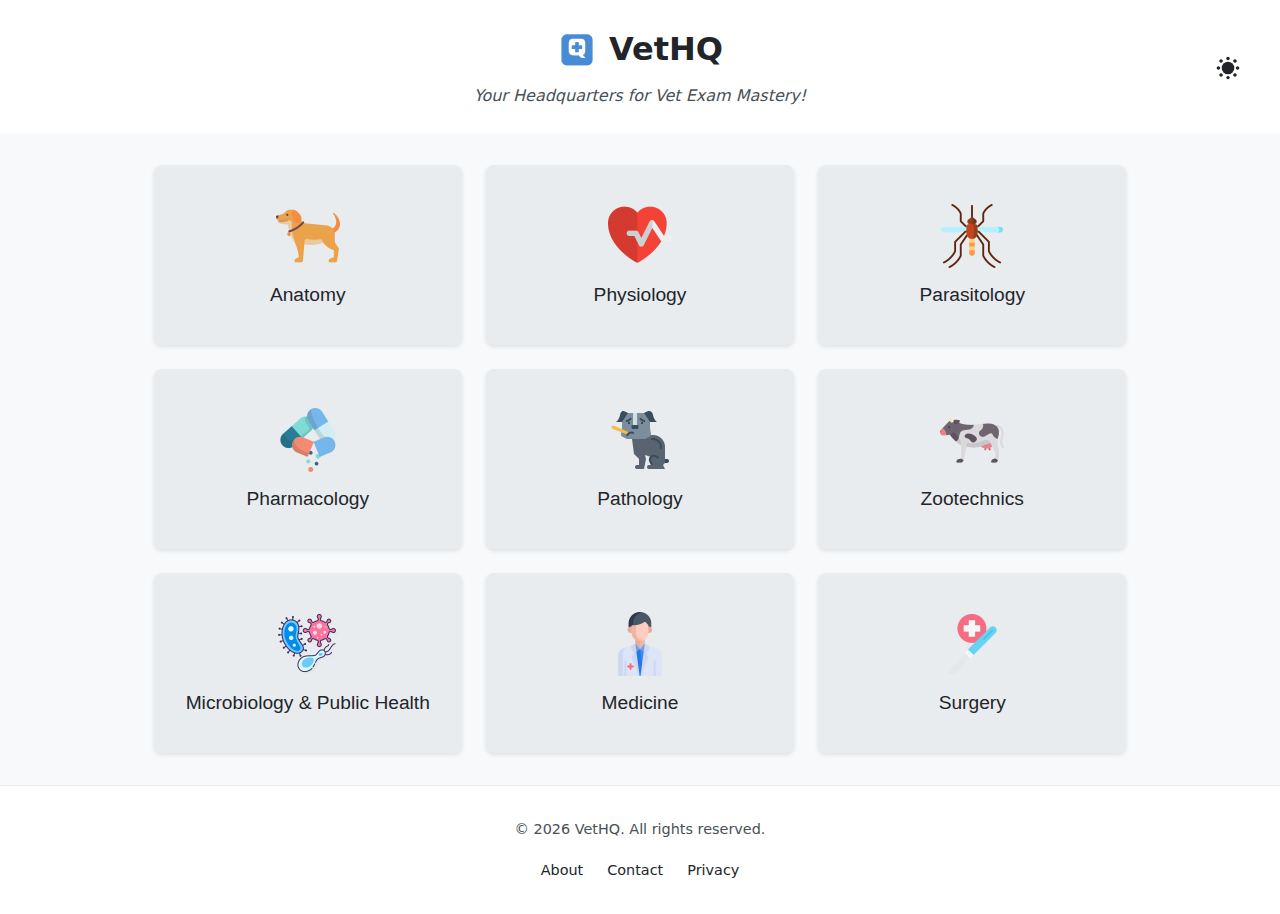
<file: index.html>
<!DOCTYPE html>
<html lang="en">
<head>
    <meta charset="UTF-8">
    <meta name="viewport" content="width=device-width, initial-scale=1.0, maximum-scale=1.0">
    <title>VetHQ - Veterinary Question Banks</title>
    <meta name="description" content="Test your veterinary medicine knowledge with our comprehensive question banks">
    
    <!-- Preload critical resources -->
    <link rel="preload" href="styles.css" as="style">
    <link rel="preload" href="app.js" as="script">
    
    <!-- Favicon -->
    <link rel="icon" href="/icons/favicon.ico" type="image/x-icon">
    <link rel="icon" href="/icons/app-icon.png" type="image/png" sizes="32x32">
    <link rel="apple-touch-icon" href="icons/apple-touch-icon.png">
    
    <!-- CSS -->
    <link rel="stylesheet" href="styles.css">
    
    <!-- Preconnect to Google Sheets API -->
    <link rel="preconnect" href="https://docs.google.com">
    <link rel="dns-prefetch" href="https://docs.google.com">
</head>
<body>
    <!-- Loading Spinner -->
    <div id="loading-spinner" class="loading-spinner hidden" aria-hidden="true">
        <div class="spinner"></div>
        <p class="loading-text">Loading question banks...</p>
    </div>

    <!-- Error Message Container -->
    <div id="error-message" class="error-message hidden" role="alert"></div>

    <header aria-label="Application header">
        <div class="header-top">
            <div class="header-branding">
                <img src="/icons/app-icon.png" alt="VetHQ logo" class="app-icon" width="40" height="40">
                <h1>VetHQ</h1>
            </div>  
                <button id="theme-toggle" class="theme-toggle" type="button" title="Toggle theme" aria-label="Toggle theme">
                    <svg xmlns="http://www.w3.org/2000/svg" aria-hidden="true" width="24" height="24" fill="currentColor" viewBox="0 0 32 32">
                    <clipPath id="theme-toggle-cutout">
                        <path d="M0-11h25a1 1 0 0017 13v30H0Z"/>
                    </clipPath>
                    <g clip-path="url(#theme-toggle-cutout)">
                        <circle cx="16" cy="16" r="8.4"/>
                        <path d="M18.3 3.2c0 1.3-1 2.3-2.3 2.3s-2.3-1-2.3-2.3S14.7.9 16 .9s2.3 1 2.3 2.3zm-4.6 25.6c0-1.3 1-2.3 2.3-2.3s2.3 1 2.3 2.3-1 2.3-2.3 2.3-2.3-1-2.3-2.3zm15.1-10.5c-1.3 0-2.3-1-2.3-2.3s1-2.3 2.3-2.3 2.3 1 2.3 2.3-1 2.3-2.3 2.3zM3.2 13.7c1.3 0 2.3 1 2.3 2.3s-1 2.3-2.3 2.3S.9 17.3.9 16s1-2.3 2.3-2.3zm5.8-7C9 7.9 7.9 9 6.7 9S4.4 8 4.4 6.7s1-2.3 2.3-2.3S9 5.4 9 6.7zm16.3 21c-1.3 0-2.3-1-2.3-2.3s1-2.3 2.3-2.3 2.3 1 2.3 2.3-1 2.3-2.3 2.3zm2.4-21c0 1.3-1 2.3-2.3 2.3S23 7.9 23 6.7s1-2.3 2.3-2.3 2.4 1 2.4 2.3zM6.7 23C8 23 9 24 9 25.3s-1 2.3-2.3 2.3-2.3-1-2.3-2.3 1-2.3 2.3-2.3z"/>
                    </g>
                    </svg>
                </button>        
            </div>
        <p class="tagline">Your Headquarters for Vet Exam Mastery!</p>
    </header>

    <main class="subject-grid" aria-busy="false">
        <!-- Anatomy -->
        <button class="subject-btn" data-subject="Anatomy" data-sheet="Anatomy" aria-labelledby="anatomy-title">
            <div class="button-content">
                <img src="icons/anatomy.png" alt="" class="subject-icon" loading="lazy" role="presentation">
                <span class="subject-title" id="anatomy-title">Anatomy</span>
            </div>
        </button>

        <!-- Physiology -->
        <button class="subject-btn" data-subject="Physiology" data-sheet="Physiology" aria-labelledby="physiology-title">
            <div class="button-content">
                <img src="icons/physiology.png" alt="" class="subject-icon" loading="lazy" role="presentation">
                <span class="subject-title" id="physiology-title">Physiology</span>
            </div>
        </button>

        <!-- Parasitology -->
        <button class="subject-btn" data-subject="Parasitology" data-sheet="Parasitology" aria-labelledby="parasitology-title">
            <div class="button-content">
                <img src="icons/parasitology.png" alt="" class="subject-icon" loading="lazy" role="presentation">
                <span class="subject-title" id="parasitology-title">Parasitology</span>
            </div>
        </button>

        <!-- Pharmacology -->
        <button class="subject-btn" data-subject="Pharmacology" data-sheet="Pharmacology" aria-labelledby="pharmacology-title">
            <div class="button-content">
                <img src="icons/pharmacology.png" alt="" class="subject-icon" loading="lazy" role="presentation">
                <span class="subject-title" id="pharmacology-title">Pharmacology</span>
            </div>
        </button>

        <!-- Pathology -->
        <button class="subject-btn" data-subject="Pathology" data-sheet="Pathology" aria-labelledby="pathology-title">
            <div class="button-content">
                <img src="icons/pathology.png" alt="" class="subject-icon" loading="lazy" role="presentation">
                <span class="subject-title" id="pathology-title">Pathology</span>
            </div>
        </button>

        <!-- Zootechnics -->
        <button class="subject-btn" data-subject="Zootechnics" data-sheet="Zootechnics" aria-labelledby="zootechnics-title">
            <div class="button-content">
                <img src="icons/zootechnics.png" alt="" class="subject-icon" loading="lazy" role="presentation">
                <span class="subject-title" id="zootechnics-title">Zootechnics</span>
            </div>
        </button>

        <!-- Microbiology & Public Health -->
        <button class="subject-btn" data-subject="Microbiology & PH" data-sheet="Microbiology_PH" aria-labelledby="microbiology-title">
            <div class="button-content">
                <img src="icons/microbiology&ph.png" alt="" class="subject-icon" loading="lazy" role="presentation">
                <span class="subject-title" id="microbiology-title">Microbiology & Public Health</span>
            </div>
        </button>

        <!-- Medicine -->
        <button class="subject-btn" data-subject="Medicine" data-sheet="Medicine" aria-labelledby="medicine-title">
            <div class="button-content">
                <img src="icons/medicine.png" alt="" class="subject-icon" loading="lazy" role="presentation">
                <span class="subject-title" id="medicine-title">Medicine</span>
            </div>
        </button>

        <!-- Surgery -->
        <button class="subject-btn" data-subject="Surgery" data-sheet="Surgery" aria-labelledby="surgery-title">
            <div class="button-content">
                <img src="icons/surgery.png" alt="" class="subject-icon" loading="lazy" role="presentation">
                <span class="subject-title" id="surgery-title">Surgery</span>
            </div>
        </button>
    </main>

    <footer aria-label="Footer">
        <div class="footer-content">
            <p>© <span id="current-year"></span> VetHQ. All rights reserved.</p>
            <nav aria-label="Secondary navigation">
                <ul>
                    <li><a href="#" aria-label="About us">About</a></li>
                    <li><a href="#" aria-label="Contact us">Contact</a></li>
                    <li><a href="#" aria-label="Privacy policy">Privacy</a></li>
                </ul>
            </nav>
        </div>
    </footer>

    <script src="app.js" defer></script>
    
    <!-- Inline script for critical initializations -->
    <script>
        // Set current year in footer
        document.getElementById('current-year').textContent = new Date().getFullYear();
        
        // Show loading state while resources are loading
        document.addEventListener('readystatechange', () => {
            const spinner = document.getElementById('loading-spinner');
            if (document.readyState === 'loading') {
                spinner.classList.remove('hidden');
            } else {
                spinner.classList.add('hidden');
            }
        });

        function handleBackNavigation() {
            const isDark = localStorage.getItem('darkMode') === 'true';
            document.documentElement.classList.toggle('dark-mode', isDark);
            const themeToggle = document.getElementById('theme-toggle');
            if (themeToggle) {
                themeToggle.setAttribute('aria-pressed', isDark.toString());
            }
        }

        // Check theme when page becomes visible
        document.addEventListener('visibilitychange', () => {
            if (document.visibilityState === 'visible') {
                handleBackNavigation();
            }
        });

        // Also check when page is restored from cache
        window.addEventListener('pageshow', (event) => {
            if (event.persisted) {
                handleBackNavigation();
            }
        });
    </script>
</body>
</html>
</file>
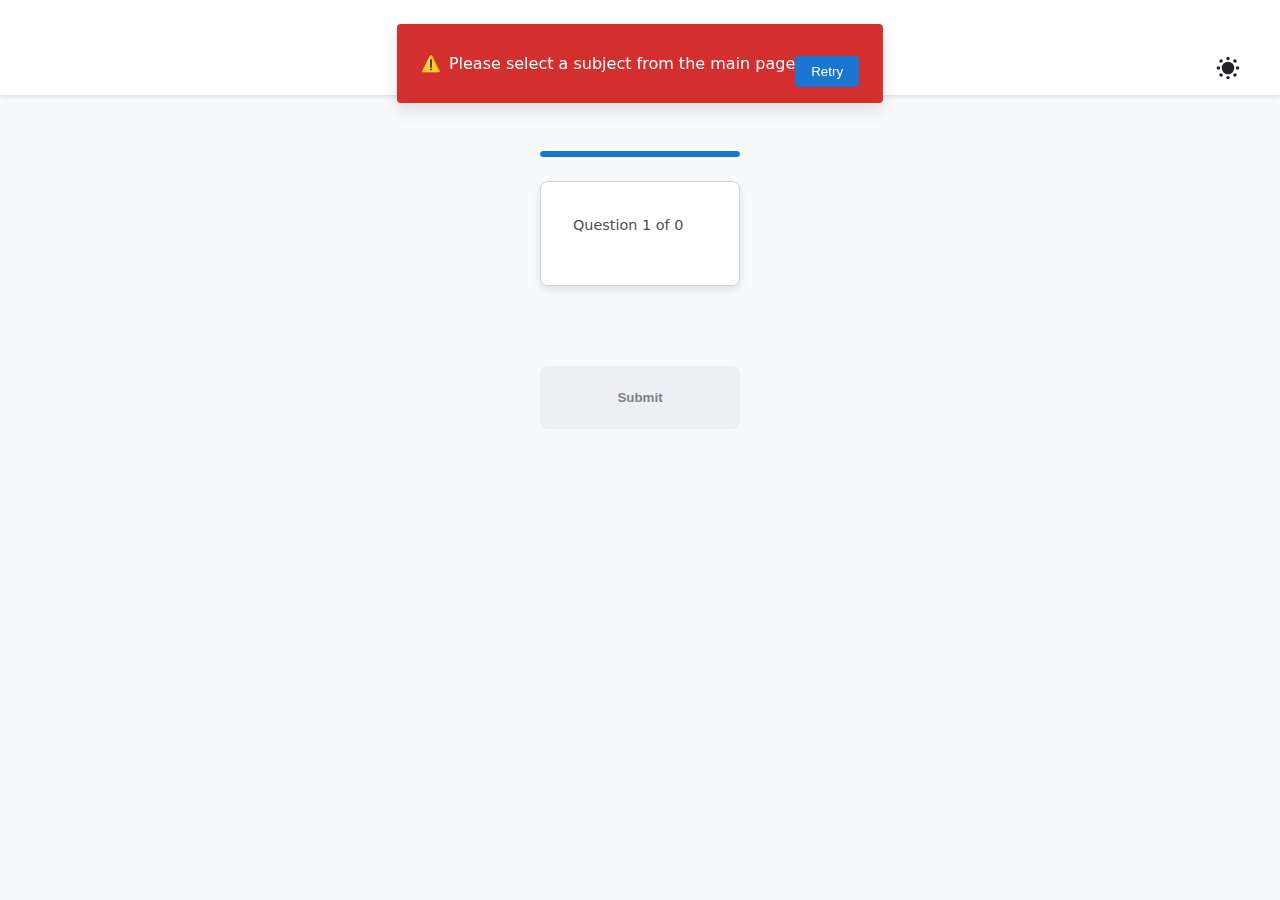
<file: quiz.html>
<!DOCTYPE html>
<html lang="en">
<head>
    <meta charset="UTF-8">
    <meta name="viewport" content="width=device-width, initial-scale=1.0">
    <title>VetHQ - Quiz</title>
    <link rel="stylesheet" href="styles.css">
    <link rel="icon" href="/icons/app-icon.png" type="image/x-icon">
    <style>
        /* Inline styles for critical UI elements */
        header {
            position: sticky;
            top: 0;
            z-index: 100;
            background: var(--bg-secondary);
            padding: var(--space-md) var(--space-lg);
            box-shadow: var(--shadow-sm);
            height: auto; /* Ensure consistent height */
        }
        
        @media (max-width: 768px) {
            .header-info {
                display: flex;
                gap: 1rem;
                justify-content: center;
            }
            
            .timer-container, .score-container {
                padding: 0.5rem;
                /* min-width: auto; */
            }
            
            .theme-toggle{
            top: 4.35rem;
            right: 1.3rem
        }
        }
    </style>
</head>
<body>
    <div id="loading-spinner" class="loading-spinner" aria-hidden="true">
        <div class="spinner"></div>
        <p class="loading-text">Loading questions...</p>
    </div>

    <div id="error-message" class="error-message hidden" role="alert"></div>

    <header aria-label="Quiz header">
        <div class="header-top">
            <h1 id="quiz-subject" aria-live="polite"></h1>
        </div>
        <div class="header-info">
            <div class="timer-container">
                <span aria-hidden="true">⏱️</span>
                <span id="timer">00:00:00</span>
            </div>
            <div class="score-container">
                <span aria-hidden="true">🏆</span>
                <span id="score">0</span>
            </div>
            <button id="theme-toggle" class="theme-toggle" type="button" title="Toggle theme" aria-label="Toggle theme">
                <svg xmlns="http://www.w3.org/2000/svg" aria-hidden="true" width="24" height="24" fill="currentColor" viewBox="0 0 32 32">
                <clipPath id="theme-toggle-cutout">
                    <path d="M0-11h25a1 1 0 0017 13v30H0Z"/>
                </clipPath>
                <g clip-path="url(#theme-toggle-cutout)">
                    <circle cx="16" cy="16" r="8.4"/>
                    <path d="M18.3 3.2c0 1.3-1 2.3-2.3 2.3s-2.3-1-2.3-2.3S14.7.9 16 .9s2.3 1 2.3 2.3zm-4.6 25.6c0-1.3 1-2.3 2.3-2.3s2.3 1 2.3 2.3-1 2.3-2.3 2.3-2.3-1-2.3-2.3zm15.1-10.5c-1.3 0-2.3-1-2.3-2.3s1-2.3 2.3-2.3 2.3 1 2.3 2.3-1 2.3-2.3 2.3zM3.2 13.7c1.3 0 2.3 1 2.3 2.3s-1 2.3-2.3 2.3S.9 17.3.9 16s1-2.3 2.3-2.3zm5.8-7C9 7.9 7.9 9 6.7 9S4.4 8 4.4 6.7s1-2.3 2.3-2.3S9 5.4 9 6.7zm16.3 21c-1.3 0-2.3-1-2.3-2.3s1-2.3 2.3-2.3 2.3 1 2.3 2.3-1 2.3-2.3 2.3zm2.4-21c0 1.3-1 2.3-2.3 2.3S23 7.9 23 6.7s1-2.3 2.3-2.3 2.4 1 2.4 2.3zM6.7 23C8 23 9 24 9 25.3s-1 2.3-2.3 2.3-2.3-1-2.3-2.3 1-2.3 2.3-2.3z"/>
                </g>
                </svg>
            </button>        
        </div>
    </header>

    <main class="quiz-container" aria-live="polite">
        <div class="progress-container">
            <div class="progress-bar" id="progress-bar" role="progressbar" 
                 aria-valuenow="0" aria-valuemin="0" aria-valuemax="100"></div>
        </div>

        <div class="question-container" role="region" aria-labelledby="question">
            <div class="question-meta">
                <span class="question-number">
                    Question <span id="current-number">1</span> of <span id="total-questions">0</span>
                </span>
            </div>
            <h2 id="question" tabindex="0"></h2>
        </div>
        
        <div class="choices-container" id="choices" role="group" aria-labelledby="question"></div>

        <div id="feedback" class="feedback hidden" role="alert">
            <p id="feedback-text"></p>
        </div>

        <div class="quiz-controls">
            <button id="submit-btn" class="quiz-btn" disabled aria-label="Submit answer">Submit</button>
        </div>
    </main>

    <div id="end-screen" class="end-screen hidden" aria-live="polite">
        <div class="end-content">
            <h2>Quiz Completed!</h2>
            <div class="results-container">
                <p>Your score: <span id="final-score">0</span>/<span id="max-score">0</span></p>
                <p>Time taken: <span id="final-time">00:00:00</span></p>
                <p>Accuracy: <span id="accuracy">0</span>%</p>
            </div>
            <div class="end-buttons">
                <button id="review-btn" class="end-btn">Review Answers</button>
                <button id="new-quiz-btn" class="end-btn">New Quiz</button>
            </div>
        </div>
    </div>

    <script src="app.js" defer>
        function handleBackNavigation() {
            const isDark = localStorage.getItem('darkMode') === 'true';
            document.documentElement.classList.toggle('dark-mode', isDark);
            const themeToggle = document.getElementById('theme-toggle');
            if (themeToggle) {
                themeToggle.setAttribute('aria-pressed', isDark.toString());
            }
        }

        // Check theme when page becomes visible
        document.addEventListener('visibilitychange', () => {
            if (document.visibilityState === 'visible') {
                handleBackNavigation();
            }
        });

        // Also check when page is restored from cache
        window.addEventListener('pageshow', (event) => {
            if (event.persisted) {
                handleBackNavigation();
            }
        });
    </script>
</body>
</html>
</file>
<file: styles.css>
/* ===== CSS Variables for Theming ===== */
:root {
  /* Light Mode Defaults */
  --bg-primary: #f8f9fa;
  --bg-secondary: #ffffff;
  --bg-tertiary: #e9ecef;
  --bg-quaternary: #dee2e6;
  --text-primary: #212529;
  --text-secondary: #495057;
  --text-on-accent: #ffffff;
  --accent-primary: #1976d2;
  --accent-secondary: #1e88e5;
  --correct: #2e7d32;
  --incorrect: #c62828;
  --error: #d32f2f;
  --warning: #f57c00;
  --border-color: #ced4da;
  --shadow-color: rgba(0, 0, 0, 0.1);
  
  /* Spacing */
  --space-xs: 0.5rem;
  --space-sm: 1rem;
  --space-md: 1.5rem;
  --space-lg: 2rem;
  --space-xl: 3rem;
  
  /* Typography */
  --text-base: 1rem;
  --text-sm: 0.9rem;
  --text-lg: 1.2rem;
  --text-xl: 1.5rem;
  
  /* Borders */
  --border-radius: 8px;
  --border-radius-sm: 4px;
  --border-width: 1px;
  
  /* Transitions */
  --transition-fast: 0.15s ease;
  --transition-normal: 0.3s ease;
  --transition-slow: 0.5s ease;
  
  /* Shadows */
  --shadow-sm: 0 2px 4px var(--shadow-color);
  --shadow-md: 0 4px 8px var(--shadow-color);
  --shadow-lg: 0 8px 16px var(--shadow-color);
  
  /* Z-index */
  --z-spinner: 1000;
  --z-error: 1001;
  --z-modal: 1002;

  /* Correct & Incorrect Answer Styling */
  --correct-light: rgba(46, 125, 50, 0.1);
  --incorrect-light: rgba(198, 40, 40, 0.1);

  /* Theme Tansition */
  --transition-theme: 0.75s ease;
}

/* Dark Mode Overrides */
:root.dark-mode {
  --bg-primary: #1a1a1a;
  --bg-secondary: #2d2d2d;
  --bg-tertiary: #3d3d3d;
  --bg-quaternary: #4d4d4d;
  --text-primary: #e0e0e0;
  --text-secondary: #7f8fa4;
  --border-color: #444444;
  --shadow-color: rgba(0,0,0,0.3);
}

.dark-mode .app-icon {
  filter: brightness(0.9) contrast(1.1);
}


/* ===== Base Styles ===== */
* {
  box-sizing: border-box;
  margin: 0;
  padding: 0;
}

body {
  background: var(--bg-primary);
  color: var(--text-primary);
  font-family: 'Segoe UI', system-ui, sans-serif;
  line-height: 1.6;
  min-height: 100vh;
  display: flex;
  flex-direction: column;
  transition: background-color var(--transition-slow), color var(--transition-slow);
}

/* ===== Theme Toggle ===== */
.theme-toggle {
  background: transparent;
  border: none;
  cursor: pointer;
  padding: var(--space-xs);
  transition: transform var(--transition-fast);
  color: var(--text-primary);
  position: absolute;
  right: 2rem;
  top: 3rem;
  -webkit-tap-highlight-color: transparent;
  width: 40px;
  height: 40px;
  display: flex;
  align-items: center;
  justify-content: center;
  overflow: hidden;
}

.theme-toggle:hover {
  transform: scale(1.1);
}

.theme-toggle:active {
  transform: scale(0.95);
}

.theme-toggle svg {
  transition: transform 0.75s ease;
  will-change: transform;
  transform-origin: center;
}

.theme-toggle::after {
  content: '';
  position: absolute;
  top: 0;
  left: 0;
  width: 100%;
  height: 100%;
  /* background: var(--accent-primary); */
  opacity: 0;
  border-radius: 50%;
  transform: scale(0);
  transition: transform 0.5s ease, opacity 0.3s ease;
}

.theme-toggle:active::after {
  opacity: 0.2;
  transform: scale(1);
}

.dark-mode .theme-toggle svg {
  transform: rotate(180deg);
}

/* Add this for smooth theme transitions */
.theme-transition *,
.theme-transition *::before,
.theme-transition *::after {
  transition: 
    background-color var(--transition-theme),
    color var(--transition-theme),
    border-color var(--transition-theme),
    box-shadow var(--transition-theme);
}

/* ===== Header Styles ===== */
header {
  background: var(--bg-secondary);
  padding: var(--space-md) var(--space-lg);
  display: flex;
  flex-direction: column; /* Stack children vertically */
  align-items: center; /* Center children horizontally */
}

.header-branding {
  display: flex;
  align-items: center;
  gap: 12px;
}

.app-icon {
  width: 40px;
  height: 40px;
  object-fit: contain;
  border-radius: 8px;
  transition: transform 0.3s ease;
}

.app-icon:hover {
  transform: scale(1.1);
}

.app-icon {
position: relative;
overflow: hidden;
}

.app-icon::after {
content: '';
position: absolute;
top: -50%;
left: -50%;
width: 200%;
height: 200%;
background: linear-gradient(
    to bottom right,
    rgba(255, 255, 255, 0) 0%,
    rgba(255, 255, 255, 0.1) 50%,
    rgba(255, 255, 255, 0) 100%
);
transform: rotate(30deg);
opacity: 0;
transition: opacity 0.3s ease;
}

.app-icon:hover::after {
opacity: 1;
animation: shine 1.5s ease infinite;
}

@keyframes shine {
0% { transform: rotate(30deg) translate(-30%, -30%); }
100% { transform: rotate(30deg) translate(30%, 30%); }
}

.header-top {
display: flex;
justify-content: space-between;
align-items: center;
}

.header-content {
width: 100%;
display: flex;
flex-direction: column;
align-items: center;
}

.header-info {
  display: flex;
  gap: var(--space-lg);
  font-size: var(--text-lg);
}

.timer-container, .score-container {
  padding: var(--space-xs) var(--space-sm);
  border-radius: var(--border-radius-sm);
  font-weight: 500;
  min-width: 8rem;
  text-align: center;
}

.timer-container {
  background: rgba(0,0,0,0.1);
}

.score-container {
  background: var(--correct);
}

.tagline {
  color: var(--text-secondary);
  font-size: var(--text-base);
  font-weight: normal;
  margin-top: var(--space-xs);
  text-align: center;
  width: 100%;
  font-style: italic;
}

/* ===== Subject Grid Styles ===== */
.subject-grid {
  display: grid;
  grid-template-columns: repeat(3, 1fr);
  gap: var(--space-md);
  padding: var(--space-lg);
  max-width: 1200px;
  margin: 0 auto;
  flex-grow: 1;
}

.subject-btn {
  position: relative;
  padding: var(--space-lg);
  display: flex;
  flex-direction: column;
  align-items: center;
  justify-content: center;
  min-height: 180px;
  background: var(--bg-tertiary);
  /* color: white; */
  border: none;
  border-radius: var(--border-radius);
  overflow: hidden;
  cursor: pointer;
  transition: 
    transform var(--transition-fast),
    background-color var(--transition-normal);
  box-shadow: var(--shadow-sm);
}

.subject-btn:hover {
  transform: translateY(-2px);
  box-shadow: var(--shadow-md);
}

.button-content {
  display: flex;
  flex-direction: column;
  align-items: center;
  gap: var(--space-sm);
}

.subject-icon {
  width: 64px;
  height: 64px;
  object-fit: contain;
  transition: transform var(--transition-normal);
}

.subject-title {
  font-size: var(--text-lg);
  font-weight: 500;
  color: var(--text-primary);
  text-align: center;
  margin: 0;
}

/* ===== Quiz Container Styles ===== */
.quiz-container {
  max-width: 800px;
  margin: var(--space-lg) auto;
  padding: 0 var(--space-md);
  position: relative;
  scroll-margin-top: 20px; /* Creates spacing below sticky header */
}

.question-container {
  background: var(--bg-secondary);
  border-radius: var(--border-radius);
  padding: var(--space-lg);
  margin-bottom: var(--space-lg);
  position: relative;
  box-shadow: var(--shadow-md);
  border: var(--border-width) solid var(--border-color);
}

.question-meta {
  display: flex;
  justify-content: flex-start;
  margin-bottom: var(--space-sm);
}

.question-number {
  font-size: var(--text-sm);
  color: var(--text-secondary);
}

#question {
  font-size: var(--text-xl);
  line-height: 1.6;
  color: var(--text-primary);
  margin: 0;
}

/* ===== Choices Styles ===== */
.choices-container {
  display: grid;
  gap: var(--space-sm);
}

.choice-btn {
  padding: var(--space-md);
  background: var(--bg-tertiary);
  border: none;
  border-radius: var(--border-radius-sm);
  color: var(--text-primary);
  font-size: var(--text-base);
  text-align: left;
  cursor: pointer;
  transition: all var(--transition-normal);
  border: var(--border-width) solid var(--border-color);
  opacity: 0;
  transform: translateY(10px);
  animation: fadeIn 0.3s ease-out forwards;
}

.choice-btn:nth-child(1) { animation-delay: 0.1s; }
.choice-btn:nth-child(2) { animation-delay: 0.2s; }
.choice-btn:nth-child(3) { animation-delay: 0.3s; }
.choice-btn:nth-child(4) { animation-delay: 0.4s; }
.choice-btn:nth-child(5) { animation-delay: 0.5s; }

.choice-btn:hover:not(:disabled) {
  /* background: var(--bg-quaternary); */
  transform: translateY(-1px);
  box-shadow: var(--shadow-sm);
}

.choice-btn:focus-visible {
  outline: 2px solid var(--accent-secondary);
  outline-offset: 2px;
}

.choice-btn.selected {
  background: var(--accent-secondary);
  color: white;
}

.choice-btn.correct {
  background: var(--correct) !important;
  color: white !important;
}

.choice-btn.incorrect {
  background: var(--incorrect) !important;
  color: white !important;
}

/* ===== Progress Bar ===== */
.progress-container {
  width: 100%;
  height: 6px;
  background: var(--bg-tertiary);
  border-radius: 3px;
  margin: var(--space-md) 0;
  overflow: hidden;
}

.progress-bar {
  height: 100%;
  background: var(--accent-primary);
  border-radius: 3px;
  transition: width var(--transition-normal);
}

/* ===== NEW SUBMIT & CONTINUE BUTTONS */
.quiz-controls {
  display: flex;
  justify-content: center;
  margin-top: var(--space-xl);
  gap: var(--space-md);
}

.quiz-btn {
  padding: var(--space-md) var(--space-xl);
  border-radius: var(--border-radius);
  border: none;
  font-weight: 600;
  cursor: pointer;
  transition: all var(--transition-fast);
  min-width: 200px;
  text-align: center;
}

#submit-btn {
  background: var(--bg-tertiary);
  color: var(--text-secondary);
}

#submit-btn:not(:disabled) {
  background: var(--accent-primary);
  color: var(--text-on-accent);
}

#submit-btn:not(:disabled):hover {
  background: var(--accent-secondary);
  transform: translateY(-2px);
  box-shadow: var(--shadow-sm);
}

#continue-btn {
  background: var(--correct);
  color: var(--text-on-accent);
}

#continue-btn:hover {
  background: var(--correct);
  filter: brightness(1.1);
  transform: translateY(-2px);
  box-shadow: var(--shadow-sm);
}

/* Disabled state */
#submit-btn:disabled {
  cursor: not-allowed;
  opacity: 0.7;
}
/* ===== END SUBMIT & CONTINUE BUTTONS */

/* ===== Feedback Styles ===== */
.feedback {
  padding: var(--space-md);
  border-radius: var(--border-radius);
  margin-top: var(--space-md);
  animation: fadeIn var(--transition-normal) forwards;
  display: none;
  border-left: 4px solid transparent;
}

.feedback:not(.hidden) {
  display: block;
}

.feedback.correct {
  background: rgba(46, 125, 50, 0.1);
  border-left-color: var(--correct);
}

.feedback.incorrect {
  background: rgba(198, 40, 40, 0.1);
  border-left-color: var(--incorrect);
}

/* #feedback-text {
  margin-bottom: var(--space-sm);
} */

.continue-btn {
  background: var(--accent-primary);
  color: white;
}

@keyframes fadeIn {
  from { opacity: 0; transform: translateY(10px); }
  to { opacity: 1; transform: translateY(0); }
}

.question-container, .choices-container {
  animation: fadeIn 0.4s ease-out forwards;
}

/* ===== End Screen Styles ===== */
.end-screen {
  position: fixed;
  top: 0;
  left: 0;
  width: 100%;
  height: 100%;
  background: rgba(0,0,0,0.9);
  display: flex;
  justify-content: center;
  align-items: center;
  z-index: var(--z-modal);
  opacity: 0;
  pointer-events: none;
  transition: opacity var(--transition-normal);
}

.end-screen:not(.hidden) {
  opacity: 1;
  pointer-events: all;
}

.end-content {
  background: var(--bg-secondary);
  padding: var(--space-xl);
  border-radius: var(--border-radius);
  max-width: 600px;
  width: 90%;
  text-align: center;
  box-shadow: var(--shadow-lg);
  border: var(--border-width) solid var(--border-color);
  max-height: 90vh;   /* or any height you want */
  overflow-y: auto;
  padding: 1rem;
  scrollbar-width: thin;
  scrollbar-color: #8b8b8b transparent;
}

.results-container {
  margin: var(--space-lg) 0;
}

.results-container p {
  margin: var(--space-sm) 0;
  font-size: var(--text-lg);
}

.end-buttons {
  display: flex;
  gap: var(--space-md);
  justify-content: center;
  flex-wrap: wrap;
  margin-top: var(--space-lg);
}

.end-btn {
  padding: var(--space-sm) var(--space-md);
  border: none;
  border-radius: var(--border-radius);
  font-weight: bold;
  cursor: pointer;
  transition: background-color var(--transition-fast);
  min-width: 150px;
}

#review-btn {
  background: var(--accent-primary);
  color: white;
}

#new-quiz-btn {
  background: var(--correct);
  color: white;
}

/* ===== REVIEW MODE - MODERN DESIGN ===== */
.review-container {
max-width: 800px;
margin: 0 auto;
padding: 1.5rem;
background: var(--bg-secondary);
border-radius: 12px;
box-shadow: 0 4px 20px rgba(0, 0, 0, 0.08);
}

.review-header {
text-align: center;
padding-bottom: 1.5rem;
margin-bottom: 1.5rem;
border-bottom: 1px solid var(--border-color);
}

.review-title {
font-size: 1.8rem;
color: var(--accent-primary);
margin-bottom: 0.5rem;
}

.review-meta {
display: flex;
justify-content: center;
gap: 2rem;
margin-bottom: 1rem;
flex-wrap: wrap;
}

.review-stat {
text-align: center;
min-width: 100px;
}

.review-stat-value {
font-size: 1.5rem;
font-weight: 700;
color: var(--text-primary);
}

.review-stat-label {
font-size: 0.9rem;
color: var(--text-secondary);
opacity: 0.8;
}

/* Question Cards */
.review-item {
background: var(--bg-secondary);
border-radius: 10px;
padding: 1.5rem;
margin-bottom: 1.5rem;
box-shadow: 0 2px 8px rgba(0, 0, 0, 0.05);
border-left: 4px solid transparent;
transition: transform 0.2s ease, box-shadow 0.2s ease;
}

.review-item:hover {
transform: translateY(-2px);
box-shadow: 0 4px 12px rgba(0, 0, 0, 0.1);
}

.review-item.correct {
border-left-color: var(--correct);
background: linear-gradient(to right, rgba(46, 125, 50, 0.03), transparent);
}

.review-item.incorrect {
border-left-color: var(--incorrect);
background: linear-gradient(to right, rgba(198, 40, 40, 0.03), transparent);
}

.review-question {
font-size: 1.2rem;
font-weight: 500;
margin-bottom: 1rem;
color: var(--text-primary);
line-height: 1.5;
}

.review-answer-section {
margin: 1rem 0;
}

.answer-label {
display: inline-block;
padding: 0.25rem 0.75rem;
border-radius: 4px;
font-size: 0.85rem;
font-weight: 600;
margin-bottom: 0.5rem;
}

.answer-label.your-answer {
background: var(--incorrect-light);
color: var(--incorrect);
}

.answer-label.correct-answer {
background: var(--correct-light);
color: var(--correct);
}

.review-answer {
padding: 0.75rem;
border-radius: 6px;
margin-bottom: 0.5rem;
background: var(--bg-tertiary);
}

.review-explanation {
background: rgba(25, 118, 210, 0.08);
padding: 1rem;
border-radius: 6px;
margin-top: 1rem;
border-left: 3px solid var(--accent-primary);
}

.review-explanation-title {
font-weight: 600;
color: var(--accent-primary);
margin-bottom: 0.5rem;
}

/* Navigation & Actions */
.review-actions {
display: flex;
justify-content: space-between;
margin-top: 2rem;
flex-wrap: wrap;
gap: 1rem;
}

.review-nav-buttons {
display: flex;
gap: 0.75rem;
}

.review-main-actions {
display: flex;
gap: 0.75rem;
}

/* Filter Tabs */
.filter-tabs {
display: flex;
gap: 0.5rem;
margin-bottom: 1.5rem;
border-bottom: 1px solid var(--border-color);
padding-bottom: 0.75rem;
}

.filter-tab {
padding: 0.5rem 1rem;
border-radius: 6px 6px 0 0;
cursor: pointer;
font-weight: 500;
transition: all 0.2s ease;
border: 1px solid transparent;
border-bottom: none;
}

.filter-tab.active {
background: var(--accent-primary);
color: white;
}

.filter-tab:not(.active):hover {
background: var(--bg-tertiary);
}

/* ===== Loading Spinner ===== */
.loading-spinner {
  position: fixed;
  top: 0;
  left: 0;
  width: 100%;
  height: 100%;
  background: rgba(0,0,0,0.8);
  display: flex;
  flex-direction: column;
  justify-content: center;
  align-items: center;
  z-index: var(--z-spinner);
  transition: opacity var(--transition-normal);
}

.loading-spinner.hidden {
  opacity: 0;
  pointer-events: none;
}

.spinner {
  width: 50px;
  height: 50px;
  border: 5px solid rgba(255,255,255,0.3);
  border-radius: 50%;
  border-top-color: var(--accent-primary);
  animation: spin 1s linear infinite;
}

.loading-text {
  color: white;
  margin-top: var(--space-md);
  font-size: var(--text-lg);
}

@keyframes spin {
  to { transform: rotate(360deg); }
}

/* ===== Error Message ===== */
.error-message {
  position: fixed;
  top: var(--space-md);
  left: 50%;
  transform: translateX(-50%);
  padding: var(--space-sm) var(--space-md);
  background: var(--error);
  color: white;
  border-radius: var(--border-radius-sm);
  box-shadow: var(--shadow-lg);
  z-index: var(--z-error);
  max-width: 90%;
  text-align: center;
  opacity: 0;
  transition: opacity var(--transition-normal);
  display: flex;
  align-items: center;
}

.error-message:not(.hidden) {
  opacity: 1;
}

.error-message::before {
  content: "⚠️";
  margin-right: var(--space-xs);
}

/* ===== Footer Styles ===== */
footer {
  background: var(--bg-secondary);
  padding: var(--space-lg) var(--space-sm);
  margin-top: auto;
  border-top: var(--border-width) solid var(--bg-tertiary);
}

.footer-content {
  max-width: 1200px;
  margin: 0 auto;
  display: flex;
  flex-direction: column;
  align-items: center;
  gap: var(--space-sm);
}

footer p {
  color: var(--text-secondary);
  font-size: var(--text-sm);
}

footer nav ul {
  display: flex;
  gap: var(--space-md);
  list-style: none;
}

footer nav a {
  color: var(--text-primary);
  text-decoration: none;
  font-size: var(--text-sm);
  transition: color var(--transition-fast);
}

footer nav a:hover {
  color: var(--accent-primary);
  text-decoration: underline;
}

/* ===== Modal Styles ===== */
/* ===== Enhanced Modal Styles ===== */
.modal {
position: fixed;
top: 0;
left: 0;
width: 100%;
height: 100%;
background: rgba(0, 0, 0, 0.8);
display: flex;
justify-content: center;
align-items: center;
z-index: var(--z-modal);
opacity: 0;
pointer-events: none;
transition: opacity var(--transition-normal);
padding: var(--space-md);
box-sizing: border-box;
}

.modal.active {
opacity: 1;
pointer-events: all;
}

.modal-content {
background: var(--bg-secondary);
border-radius: var(--border-radius);
width: 100%;
max-width: 600px;
max-height: 90vh;
overflow-y: auto;
box-shadow: var(--shadow-lg);
transform: translateY(20px);
transition: transform var(--transition-normal);
position: relative;
scrollbar-width: thin;
scrollbar-color: #8b8b8b transparent;
}

.modal.active .modal-content {
transform: translateY(0);
}

.close-modal {
position: absolute;
top: var(--space-sm);
right: var(--space-sm);
background: none;
border: none;
font-size: var(--text-xl);
color: var(--text-secondary);
cursor: pointer;
padding: var(--space-xs);
line-height: 1;
z-index: 1;
}

.close-modal:hover {
color: var(--accent-primary);
}

.modal-header {
padding: var(--space-lg);
padding-bottom: 0;
position: sticky;
top: 0;
background: var(--bg-secondary);
z-index: 1;
}

.modal-body {
padding: var(--space-lg);
padding-top: var(--space-md);
}

.modal-footer {
padding: var(--space-md) var(--space-lg);
background: var(--bg-tertiary);
border-bottom-left-radius: var(--border-radius);
border-bottom-right-radius: var(--border-radius);
}

/* ===== Professional Form Styles ===== */
.modal-form {
display: grid;
gap: var(--space-md);
}

.modal-form label {
display: block;
margin-bottom: none;
font-weight: 500;
color: var(--text-primary);
}

.modal-form input,
.modal-form textarea {
width: 100%;
padding: var(--space-sm);
border: 1px solid var(--bg-quaternary);
border-radius: var(--border-radius-sm);
background: var(--bg-primary);
color: var(--text-primary);
font-family: inherit;
font-size: var(--text-base);
transition: border-color var(--transition-fast);
}

.modal-form input:focus,
.modal-form textarea:focus {
outline: none;
border-color: var(--accent-primary);
box-shadow: 0 0 0 2px rgba(25, 118, 210, 0.2);
}

.modal-form textarea {
min-height: 120px;
resize: vertical;
}

.form-submit-btn {
background: var(--accent-primary);
color: white;
border: none;
padding: var(--space-sm) var(--space-md);
border-radius: var(--border-radius-sm);
font-weight: 500;
cursor: pointer;
transition: background-color var(--transition-fast);
margin-top: var(--space-xs);
}

.form-submit-btn:hover {
background: var(--accent-secondary);
} 

.retry-btn {
background: var(--accent-primary);
color: white;
border: none;
padding: var(--space-xs) var(--space-sm);
border-radius: var(--border-radius-sm);
margin-top: var(--space-sm);
cursor: pointer;
transition: background-color var(--transition-fast);
}

.retry-btn:hover {
background: var(--accent-secondary);
}

.section-1, .section-2 {
  margin-bottom: var(--space-md);
}

.feature-item {
  margin-top: 1.5rem;
}

/* ===== Responsive Adjustments ===== */
@media (max-width: 992px) {
  .subject-grid {
    grid-template-columns: repeat(2, 1fr);
  }
}

@media (max-width: 768px) {
  :root {
    --text-base: 0.9rem;
    --text-lg: 1.1rem;
  }

  .subject-grid {
    grid-template-columns: 1fr;
    padding: var(--space-md);
  }

  .header-info {
    flex-direction: row;
    gap: var(--space-sm);
  }

  .timer-container, .score-container {
    min-width: 130px;
    width: 100%;
  }

  .end-content {
    padding: var(--space-lg);
  }

  .end-buttons {
    flex-direction: column;
    gap: var(--space-sm);
  }

  .modal-content {
    max-height: 85vh;
  }

  .modal-form textarea {
    min-height: 95px;
  }
  
  .modal-header,
  .modal-body {
    padding: var(--space-md);
  }

  .app-icon {
    width: 36px;
    height: 36px;
}
  .header-branding h1 {
    font-size: 1.5rem;
}

.question-container #question{
  font-size: var(--text-lg);
}

#feedback-text {
  font-size: var(--text-base);
}

.theme-toggle{
  top: 2rem;
  right: 1.3rem
}
}

@media (max-width: 480px) {
  :root {
    --space-md: 1rem;
    --space-lg: 1.5rem;
  }

  .choice-btn {
    padding: var(--space-sm);
  }

  .loading-text {
    font-size: var(--text-base);
    padding: 0 var(--space-sm);
    text-align: center;
  }

  .subject-grid {
    display: grid;
    grid-template-columns: repeat(2, 1fr);
    gap: 0.75rem;
    padding: 1rem;
    max-width: 100%;
}

.subject-btn {
    padding: 0.75rem;
    min-height: 120px;
    border-radius: 0.5rem;
}

.subject-icon {
    width: 40px;
    height: 40px;
    margin-bottom: 0.5rem;
}

.subject-title {
    font-size: 0.85rem;
    line-height: 1.3;
}

.app-icon {
  width: 32px;
  height: 32px;
}

.header-branding {
  gap: 8px;
}

.question-container #question{
  font-size: var(--text-lg);
}

#feedback-text {
  font-size: var(--text-base);
}
.theme-toggle{
  top: 2rem;
  right: 1.3rem
}
}

/* ===== Reduced Motion ===== */
@media (prefers-reduced-motion: reduce) {
  * {
    animation-duration: 0.01ms !important;
    animation-iteration-count: 1 !important;
    transition-duration: 0.01ms !important;
    scroll-behavior: auto !important;
  }
  
  .spinner {
    animation: none;
    border-top-color: var(--text-secondary);
  }

  html {
    scroll-behavior: auto;
}

  .quiz-container {
      scroll-margin-top: 80px; /* Adjust based on your header height */
  }

  .question-container, .choices-container {
    animation: none;
  }

  .theme-toggle svg {
    transition: none;
  }
}
</file>
